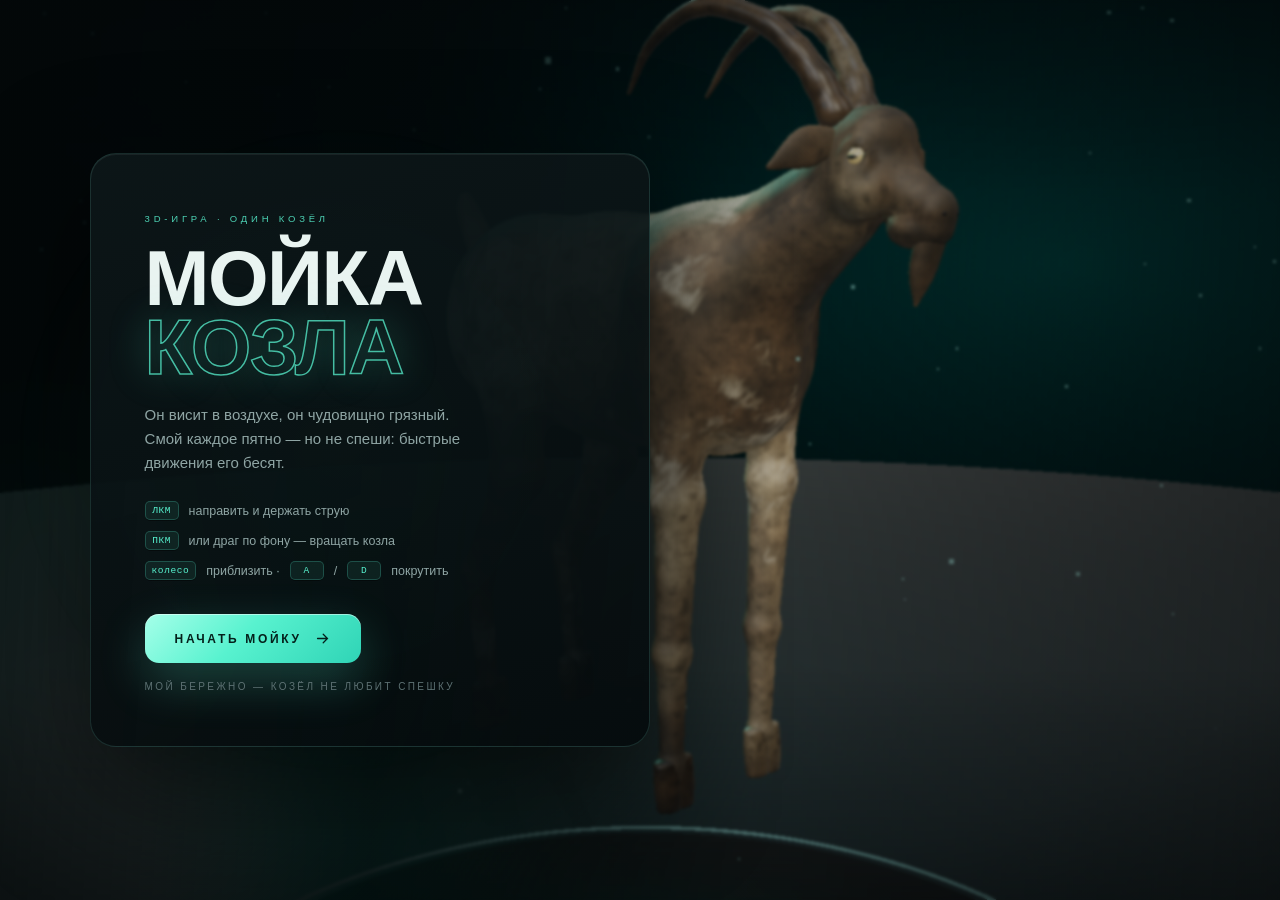
<file: index.html>
<!doctype html>
<html lang="ru">

<head>
  <meta charset="UTF-8" />
  <meta name="viewport" content="width=device-width, initial-scale=1.0, viewport-fit=cover" />
  <meta name="theme-color" content="#05090b" />
  <meta name="mobile-web-app-capable" content="yes" />
  <meta name="apple-mobile-web-app-capable" content="yes" />
  <meta name="apple-mobile-web-app-status-bar-style" content="black-translucent" />
  <link rel="icon"
    href="data:image/svg+xml,%3Csvg xmlns='http://www.w3.org/2000/svg' viewBox='0 0 64 64'%3E%3Crect width='64' height='64' rx='14' fill='%23081112'/%3E%3Cpath d='M32 10c11 14 17 22 17 29a17 17 0 0 1-34 0c0-7 6-15 17-29Z' fill='%2358f2cf'/%3E%3C/svg%3E" />
  <title>МОЙКА КОЗЛА — 3D</title>
  <meta name="description"
    content="Браузерная 3D-игра: козёл висит в воздухе, он грязный. Управляй брандспойтом мышью и отмой его до блеска." />
  <script type="module" crossorigin src="./assets/index-DUAg0xwJ.js"></script>
  <link rel="stylesheet" crossorigin href="./assets/index-DHbiDNDX.css">
</head>

<body>
  <div id="app"></div>

  <div id="hud" class="hud" aria-hidden="false">
    <header class="topbar">
      <div class="brand">
        <span class="brand__mark" aria-hidden="true">
          <svg viewBox="0 0 24 24" fill="none" stroke="currentColor" stroke-width="1.6" stroke-linecap="round">
            <path d="M12 3.2c3.4 4.2 5.4 7 5.4 9.6A5.4 5.4 0 0 1 12 18.2a5.4 5.4 0 0 1-5.4-5.4c0-2.6 2-5.4 5.4-9.6Z" />
            <path d="M9.4 13.1c.4 1.4 1.4 2.2 2.6 2.2" opacity=".55" />
          </svg>
        </span>
        <span class="brand__text">
          <span class="brand__kicker">симулятор мойки · 3D</span>
          <span class="brand__title">МОЙКА КОЗЛА</span>
        </span>
      </div>

      <div class="readout">
        <div class="meter">
          <div class="meter__head">
            <span class="meter__label">ЧИСТОТА</span>
            <span class="meter__value"><span id="clean-value">0</span><i>%</i></span>
          </div>
          <div class="meter__track">
            <div id="clean-bar" class="meter__fill"></div>
          </div>
        </div>
        <button id="sound-btn" class="sound-btn" type="button" title="Звук (M)" aria-label="Переключить звук">
          <span class="sound-btn__wave"></span>
        </button>
      </div>
    </header>

    <div id="hint" class="hint hint--mouse">
      <span class="hint__item"><kbd>ЛКМ</kbd> струя</span>
      <span class="hint__dot"></span>
      <span class="hint__item"><kbd>ПКМ</kbd> / фон — вращать</span>
      <span class="hint__dot"></span>
      <span class="hint__item"><kbd>колесо</kbd> зум</span>
      <span class="hint__dot"></span>
      <span class="hint__item"><kbd>R</kbd> заново</span>
    </div>

    <div class="hint hint--touch">
      <span class="hint__item"><kbd>ПАЛЕЦ</kbd> струя</span>
      <span class="hint__dot"></span>
      <span class="hint__item"><kbd>2 ПАЛЬЦА</kbd> вращать · зум</span>
    </div>

    <div id="status" class="status">
      <span class="status__pulse"></span>
      <span id="status-text">КОЗЁЛ В ОЖИДАНИИ МОЙКИ</span>
    </div>
  </div>

  <div id="intro" class="screen screen--intro">
    <div class="screen__glow"></div>
    <div class="card">
      <span class="card__kicker">3D-игра · один козёл</span>
      <h1 class="card__title">МОЙКА<br /><em>КОЗЛА</em></h1>
      <p class="card__lead">
        Он висит в воздухе, он чудовищно грязный. Смой каждое пятно — но не спеши:
        быстрые движения его бесят.
      </p>
      <ul class="controls controls--mouse">
        <li><kbd>ЛКМ</kbd> направить и держать струю</li>
        <li><kbd>ПКМ</kbd> или драг по фону — вращать козла</li>
        <li><kbd>колесо</kbd> приблизить · <kbd>A</kbd>/<kbd>D</kbd> покрутить</li>
      </ul>
      <ul class="controls controls--touch">
        <li><kbd>ПАЛЕЦ</kbd> держи на козле — бьёт струя</li>
        <li><kbd>2 ПАЛЬЦА</kbd> вращение и зум</li>
      </ul>
      <button id="start-btn" class="btn btn--primary" type="button">
        <span>НАЧАТЬ МОЙКУ</span>
        <svg viewBox="0 0 24 24" fill="none" stroke="currentColor" stroke-width="1.8" stroke-linecap="round">
          <path d="M5 12h13M13 6l6 6-6 6" />
        </svg>
      </button>
      <span class="card__foot">мой бережно — козёл не любит спешку</span>
    </div>
  </div>

  <div id="win" class="screen screen--win" hidden>
    <div class="screen__glow screen__glow--win"></div>
    <div class="card card--win">
      <span class="card__kicker">поверхность чиста</span>
      <h2 class="card__title card__title--win">ОТМЫТО</h2>
      <p class="card__lead">Козёл блестит. Кажется, он даже доволен.</p>
      <button id="restart-btn" class="btn btn--primary" type="button">
        <span>ЕЩЁ РАЗ</span>
        <svg viewBox="0 0 24 24" fill="none" stroke="currentColor" stroke-width="1.8" stroke-linecap="round">
          <path d="M20 12a8 8 0 1 1-2.34-5.66" />
          <path d="M20 4v5h-5" />
        </svg>
      </button>
    </div>
  </div>

  <div id="lose" class="screen screen--lose" hidden>
    <div class="screen__glow screen__glow--lose"></div>
    <div class="card card--win">
      <span class="card__kicker">терпение лопнуло</span>
      <h2 class="card__title card__title--lose">КОЗЁЛ<br />ВЗБЕСИЛСЯ</h2>
      <p class="card__lead">Слишком быстро и грубо. Мой неспешно — он это ценит.</p>
      <button id="lose-restart-btn" class="btn btn--primary" type="button">
        <span>ПОПРОБОВАТЬ СНОВА</span>
        <svg viewBox="0 0 24 24" fill="none" stroke="currentColor" stroke-width="1.8" stroke-linecap="round">
          <path d="M20 12a8 8 0 1 1-2.34-5.66" />
          <path d="M20 4v5h-5" />
        </svg>
      </button>
    </div>
  </div>

  <div id="loading" class="loading">
    <div class="loading__ring"></div>
    <span>СОБИРАЕМ КОЗЛА</span>
  </div>

  <div id="rage" class="rage" aria-hidden="true"></div>
  <div class="vignette" aria-hidden="true"></div>
</body>

</html>
</file>
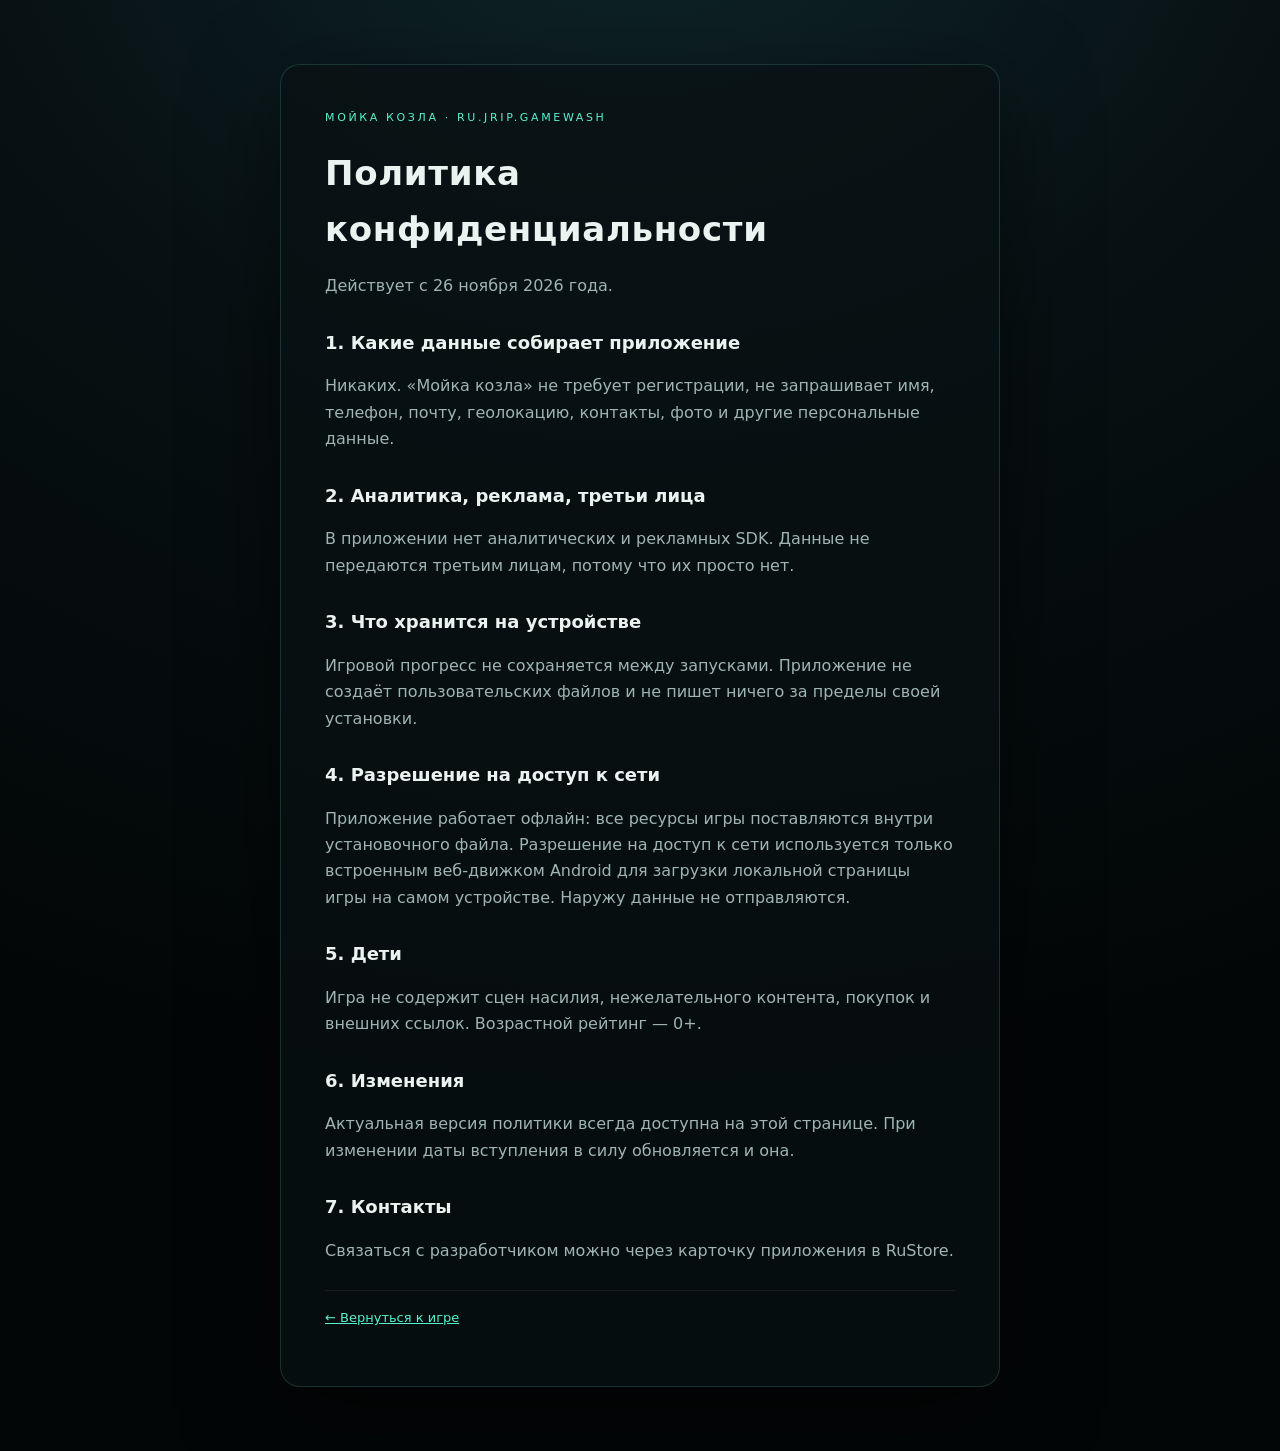
<file: privacy.html>
<!doctype html>
<html lang="ru">

<head>
  <meta charset="UTF-8" />
  <meta name="viewport" content="width=device-width, initial-scale=1.0" />
  <title>Политика конфиденциальности — Мойка козла</title>
  <style>
    :root {
      --bg: #040809;
      --ink: #e9f4f1;
      --dim: #9fb4b3;
      --mint: #58f2cf;
    }

    * { box-sizing: border-box; }

    body {
      margin: 0;
      padding: clamp(20px, 5vw, 64px) 18px;
      background:
        radial-gradient(120% 85% at 50% -10%, #10262a 0%, #071012 46%, #030607 100%);
      color: var(--ink);
      font: 16px/1.65 'Segoe UI', system-ui, -apple-system, Arial, sans-serif;
    }

    main {
      max-width: 720px;
      margin: 0 auto;
      background: rgba(9, 17, 19, 0.72);
      border: 1px solid rgba(126, 232, 214, 0.16);
      border-radius: 20px;
      padding: clamp(22px, 4vw, 44px);
      box-shadow: 0 30px 90px rgba(0, 0, 0, 0.5);
    }

    h1 {
      margin: 0 0 6px;
      font-size: clamp(24px, 4vw, 34px);
      letter-spacing: 0.02em;
    }

    .kicker {
      display: block;
      margin-bottom: 18px;
      color: var(--mint);
      font-size: 11px;
      letter-spacing: 0.24em;
      text-transform: uppercase;
    }

    h2 {
      margin: 28px 0 8px;
      font-size: 18px;
    }

    p, li { color: var(--dim); }
    ul { padding-left: 20px; }
    a { color: var(--mint); }

    .note {
      margin-top: 26px;
      padding-top: 16px;
      border-top: 1px solid rgba(255, 255, 255, 0.08);
      font-size: 13px;
    }
  </style>
</head>

<body>
  <main>
    <span class="kicker">Мойка козла · ru.jrip.gamewash</span>
    <h1>Политика конфиденциальности</h1>
    <p>Действует с 26 ноября 2026 года.</p>

    <h2>1. Какие данные собирает приложение</h2>
    <p>
      Никаких. «Мойка козла» не требует регистрации, не запрашивает имя, телефон,
      почту, геолокацию, контакты, фото и другие персональные данные.
    </p>

    <h2>2. Аналитика, реклама, третьи лица</h2>
    <p>
      В приложении нет аналитических и рекламных SDK. Данные не передаются
      третьим лицам, потому что их просто нет.
    </p>

    <h2>3. Что хранится на устройстве</h2>
    <p>
      Игровой прогресс не сохраняется между запусками. Приложение не создаёт
      пользовательских файлов и не пишет ничего за пределы своей установки.
    </p>

    <h2>4. Разрешение на доступ к сети</h2>
    <p>
      Приложение работает офлайн: все ресурсы игры поставляются внутри установочного
      файла. Разрешение на доступ к сети используется только встроенным веб-движком
      Android для загрузки локальной страницы игры на самом устройстве. Наружу
      данные не отправляются.
    </p>

    <h2>5. Дети</h2>
    <p>
      Игра не содержит сцен насилия, нежелательного контента, покупок и внешних
      ссылок. Возрастной рейтинг — 0+.
    </p>

    <h2>6. Изменения</h2>
    <p>
      Актуальная версия политики всегда доступна на этой странице. При изменении
      даты вступления в силу обновляется и она.
    </p>

    <h2>7. Контакты</h2>
    <p>
      Связаться с разработчиком можно через карточку приложения в RuStore.
    </p>

    <p class="note">
      <a href="https://jrip.github.io/game-wash-pub/">← Вернуться к игре</a>
    </p>
  </main>
</body>

</html>
</file>
<file: assets/index-DHbiDNDX.css>
:root{--bg: #040809;--panel: rgba(9, 17, 19, .62);--panel-line: rgba(126, 232, 214, .16);--ink: #e9f4f1;--ink-dim: #8fa5a4;--ink-faint: #5d7173;--mint: #58f2cf;--mint-soft: rgba(88, 242, 207, .16);--amber: #ffb45e;--danger: #ff7a59;--radius: 18px;--font: "Inter", "Segoe UI", "SF Pro Text", -apple-system, BlinkMacSystemFont, "Helvetica Neue", Arial, sans-serif;--mono: "JetBrains Mono", "SFMono-Regular", "Cascadia Mono", Consolas, "Liberation Mono", monospace}*{box-sizing:border-box}html,body{margin:0;padding:0;height:100%;overflow:hidden;background:var(--bg);color:var(--ink);font-family:var(--font);-webkit-font-smoothing:antialiased;text-rendering:optimizeLegibility}body{background:radial-gradient(120% 85% at 50% -10%,#10262a,#071012 46%,#030607);user-select:none;-webkit-tap-highlight-color:transparent;overscroll-behavior:none}#app{position:fixed;inset:0}#app canvas{display:block;width:100%;height:100%;cursor:crosshair;touch-action:none}.hud{position:fixed;inset:0;z-index:10;pointer-events:none;display:flex;flex-direction:column;justify-content:space-between;padding:calc(clamp(16px,2.4vw,34px) + env(safe-area-inset-top,0px)) calc(clamp(16px,2.4vw,34px) + env(safe-area-inset-right,0px)) calc(clamp(16px,2.4vw,34px) + env(safe-area-inset-bottom,0px)) calc(clamp(16px,2.4vw,34px) + env(safe-area-inset-left,0px));opacity:0;transition:opacity .7s ease .15s}body.playing .hud{opacity:1}.topbar{display:flex;align-items:flex-start;justify-content:space-between;gap:20px}.brand{display:flex;align-items:center;gap:12px}.brand__mark{display:grid;place-items:center;width:42px;height:42px;border-radius:13px;color:var(--mint);background:linear-gradient(160deg,#58f2cf29,#58f2cf05);border:1px solid rgba(88,242,207,.24);box-shadow:0 0 24px #58f2cf1f,inset 0 0 18px #58f2cf14}.brand__mark svg{width:22px;height:22px}.brand__text{display:flex;flex-direction:column;gap:3px}.brand__kicker{font-size:9.5px;letter-spacing:.34em;text-transform:uppercase;color:var(--ink-faint)}.brand__title{font-size:15px;font-weight:700;letter-spacing:.2em}.readout{display:flex;align-items:center;gap:clamp(14px,2vw,28px);padding:12px 18px;border-radius:16px;background:var(--panel);border:1px solid var(--panel-line);backdrop-filter:blur(18px) saturate(1.1);box-shadow:0 18px 50px #00000073}.meter{display:flex;flex-direction:column;gap:8px;min-width:clamp(120px,16vw,190px)}.meter__head{display:flex;align-items:baseline;justify-content:space-between;gap:14px}.meter__label{font-size:9px;letter-spacing:.3em;color:var(--ink-faint)}.meter__value{font-family:var(--mono);font-size:26px;line-height:1;font-weight:600;color:var(--mint);text-shadow:0 0 22px rgba(88,242,207,.35);font-variant-numeric:tabular-nums}.meter__value i{font-style:normal;font-size:13px;margin-left:2px;opacity:.7}.meter__track{height:4px;border-radius:99px;background:#ffffff14;overflow:hidden}.meter__fill{height:100%;width:0%;border-radius:99px;background:linear-gradient(90deg,var(--amber),#ffd9a3 45%,var(--mint));box-shadow:0 0 16px #58f2cf8c;transition:width .12s linear}.sound-btn{pointer-events:auto;width:38px;height:38px;border-radius:50%;border:1px solid rgba(255,255,255,.12);background:#ffffff0a;cursor:pointer;display:grid;place-items:center;transition:border-color .2s,background .2s}.sound-btn:hover{border-color:#58f2cf80;background:#58f2cf14}.sound-btn__wave{width:14px;height:14px;border-radius:50%;border:1.5px solid var(--mint);position:relative;opacity:.85}.sound-btn__wave:after{content:"";position:absolute;inset:3.5px;border-radius:50%;background:var(--mint)}.sound-btn.is-muted .sound-btn__wave{border-color:var(--ink-faint);opacity:.4}.sound-btn.is-muted .sound-btn__wave:after{background:transparent}.sound-btn.is-muted:before{content:"";position:absolute;width:20px;height:1.5px;background:var(--ink-faint);transform:rotate(-45deg)}.hint{align-self:center;display:flex;flex-wrap:wrap;align-items:center;justify-content:center;gap:10px 16px;padding:10px 20px;border-radius:99px;background:#060c0e9e;border:1px solid rgba(255,255,255,.06);backdrop-filter:blur(14px);font-size:11.5px;color:var(--ink-dim);letter-spacing:.02em;transition:opacity .4s ease,transform .4s ease}.hint.is-hidden{opacity:0;transform:translateY(8px);pointer-events:none}.hint--touch,.controls.controls--touch{display:none}@media (pointer: coarse){.hint--mouse,.controls.controls--mouse{display:none}.hint--touch{display:flex}.controls.controls--touch{display:grid}}.hint__item{display:inline-flex;align-items:center;gap:7px;white-space:nowrap}.hint__dot{width:3px;height:3px;border-radius:50%;background:var(--ink-faint);opacity:.6}kbd{font-family:var(--mono);font-size:9.5px;letter-spacing:.06em;padding:3px 6px;border-radius:5px;color:var(--mint);background:#58f2cf14;border:1px solid rgba(88,242,207,.22);box-shadow:0 1px #0006}.status{position:fixed;left:50%;bottom:clamp(66px,9vh,100px);transform:translate(-50%);display:flex;align-items:center;gap:9px;font-size:9.5px;letter-spacing:.32em;text-transform:uppercase;color:var(--ink-faint);opacity:0;transition:opacity .4s ease}.status.is-visible{opacity:1}.status__pulse{width:5px;height:5px;border-radius:50%;background:var(--mint);box-shadow:0 0 #58f2cf99;animation:pulse 2.4s infinite}@keyframes pulse{0%{box-shadow:0 0 #58f2cf80}70%{box-shadow:0 0 0 7px #58f2cf00}to{box-shadow:0 0 #58f2cf00}}.screen{position:fixed;inset:0;z-index:20;display:grid;place-items:center;padding:24px;background:radial-gradient(90% 80% at 50% 40%,#040a0c8c,#030607db 70%);backdrop-filter:blur(9px) saturate(.95);transition:opacity .55s ease,visibility .55s ease}.screen[hidden]{display:none}.screen--intro{place-items:center start;padding-left:max(24px,7vw);background:linear-gradient(94deg,#030809eb,#030809cc 32%,#03080933 60%,#0308098c);backdrop-filter:blur(1.6px) saturate(.98)}@media (max-width: 900px){.screen--intro{place-items:center;padding:24px;background:radial-gradient(90% 80% at 50% 40%,#040a0c8c,#030607e0 70%);backdrop-filter:blur(9px) saturate(.95)}}.screen.is-closing{opacity:0;visibility:hidden;pointer-events:none}.screen__glow{position:absolute;width:min(680px,92vw);height:min(680px,92vw);border-radius:50%;background:radial-gradient(circle,rgba(88,242,207,.13) 0%,rgba(88,242,207,.03) 40%,transparent 68%);filter:blur(12px);pointer-events:none}.screen__glow--win{background:radial-gradient(circle,rgba(255,190,108,.2) 0%,rgba(88,242,207,.08) 42%,transparent 70%)}.screen__glow--lose{background:radial-gradient(circle,rgba(255,92,68,.22) 0%,rgba(88,242,207,.05) 44%,transparent 70%)}.card{position:relative;width:min(560px,100%);padding:clamp(28px,4.4vw,54px);border-radius:26px;background:linear-gradient(165deg,#0d181ae6,#050b0deb);border:1px solid rgba(126,232,214,.14);box-shadow:0 40px 120px #0009,inset 0 1px #ffffff0f;text-align:left;animation:card-in .7s cubic-bezier(.2,.9,.2,1) both}@keyframes card-in{0%{opacity:0;transform:translateY(18px) scale(.985)}to{opacity:1;transform:none}}.card__kicker{display:inline-block;font-size:9.5px;letter-spacing:.4em;text-transform:uppercase;color:var(--mint);opacity:.85;margin-bottom:20px}.card__title{margin:0 0 22px;font-size:clamp(46px,8vw,78px);line-height:.88;letter-spacing:-.02em;font-weight:800}.card__title em{font-style:normal;color:transparent;-webkit-text-stroke:1.5px rgba(88,242,207,.75);text-shadow:0 0 40px rgba(88,242,207,.25)}.card__lead{margin:0 0 26px;max-width:40ch;font-size:15px;line-height:1.6;color:var(--ink-dim)}.controls{list-style:none;margin:0 0 34px;padding:0;display:grid;gap:11px;font-size:12.5px;color:var(--ink-dim)}.controls li{display:flex;align-items:center;gap:10px}.controls kbd{min-width:34px;text-align:center}.btn{pointer-events:auto;display:inline-flex;align-items:center;gap:12px;padding:16px 30px;border:0;border-radius:14px;font-family:var(--font);font-size:12px;font-weight:700;letter-spacing:.22em;cursor:pointer;transition:transform .18s ease,box-shadow .25s ease,background .25s ease}.btn svg{width:17px;height:17px}.btn--primary{color:#04201b;background:linear-gradient(135deg,#a5ffe9,var(--mint) 45%,#2fd4b6);box-shadow:0 18px 48px #58f2cf3d,inset 0 1px #ffffff80}.btn--primary:hover{transform:translateY(-2px);box-shadow:0 24px 60px #58f2cf57,inset 0 1px #ffffff8c}.btn--primary:active{transform:translateY(0) scale(.99)}.card__foot{display:block;margin-top:18px;font-size:10px;letter-spacing:.24em;text-transform:uppercase;color:var(--ink-faint)}.card--win{text-align:center}.card--win .card__lead{margin-left:auto;margin-right:auto}.card__title--win{font-size:clamp(52px,9vw,92px);color:var(--mint);text-shadow:0 0 60px rgba(88,242,207,.4);letter-spacing:.02em}.card__title--lose{font-size:clamp(44px,8vw,78px);color:var(--danger);text-shadow:0 0 60px rgba(255,90,60,.45);letter-spacing:.02em}.card--win .btn{margin-top:4px}.loading{position:fixed;inset:0;z-index:40;display:flex;flex-direction:column;align-items:center;justify-content:center;gap:22px;background:#030607;color:var(--ink-faint);font-size:10px;letter-spacing:.36em;transition:opacity .6s ease,visibility .6s ease}.loading.is-done{opacity:0;visibility:hidden}.loading__ring{width:46px;height:46px;border-radius:50%;border:1.5px solid rgba(88,242,207,.15);border-top-color:var(--mint);animation:spin .9s linear infinite;box-shadow:0 0 30px #58f2cf1f}@keyframes spin{to{transform:rotate(360deg)}}.vignette{position:fixed;inset:0;z-index:5;pointer-events:none;background:radial-gradient(120% 100% at 50% 45%,transparent 52%,rgba(0,0,0,.52) 100%),linear-gradient(180deg,rgba(0,0,0,.35) 0%,transparent 22%,transparent 74%,rgba(0,0,0,.5) 100%);mix-blend-mode:multiply}.rage{position:fixed;inset:0;z-index:6;pointer-events:none;opacity:0;background:radial-gradient(115% 95% at 50% 50%,transparent 38%,rgba(255,52,32,.5) 100%);mix-blend-mode:screen;transition:opacity .18s linear}.rage.is-hot{animation:rage-pulse .9s ease-in-out infinite}@keyframes rage-pulse{0%,to{filter:brightness(1)}50%{filter:brightness(1.35)}}@media (max-width: 760px){.brand__kicker,.hint--mouse .hint__item:nth-of-type(n+3),.status{display:none}.readout{padding:9px 12px;gap:12px}.meter{min-width:96px}.hint{font-size:10.5px;padding:8px 14px}.card{padding:26px 22px}.card__title{font-size:clamp(38px,12vw,56px)}}@media (max-width: 560px){.brand__text{display:none}.brand__mark{width:36px;height:36px;border-radius:11px}.readout{gap:10px;padding:8px 10px}.meter{min-width:110px}.meter__value{font-size:20px}.sound-btn{width:32px;height:32px}}@media (max-height: 620px){.card__lead,.controls,.status{display:none}.card__title{margin-bottom:14px}.card__kicker{margin-bottom:12px}}
</file>
